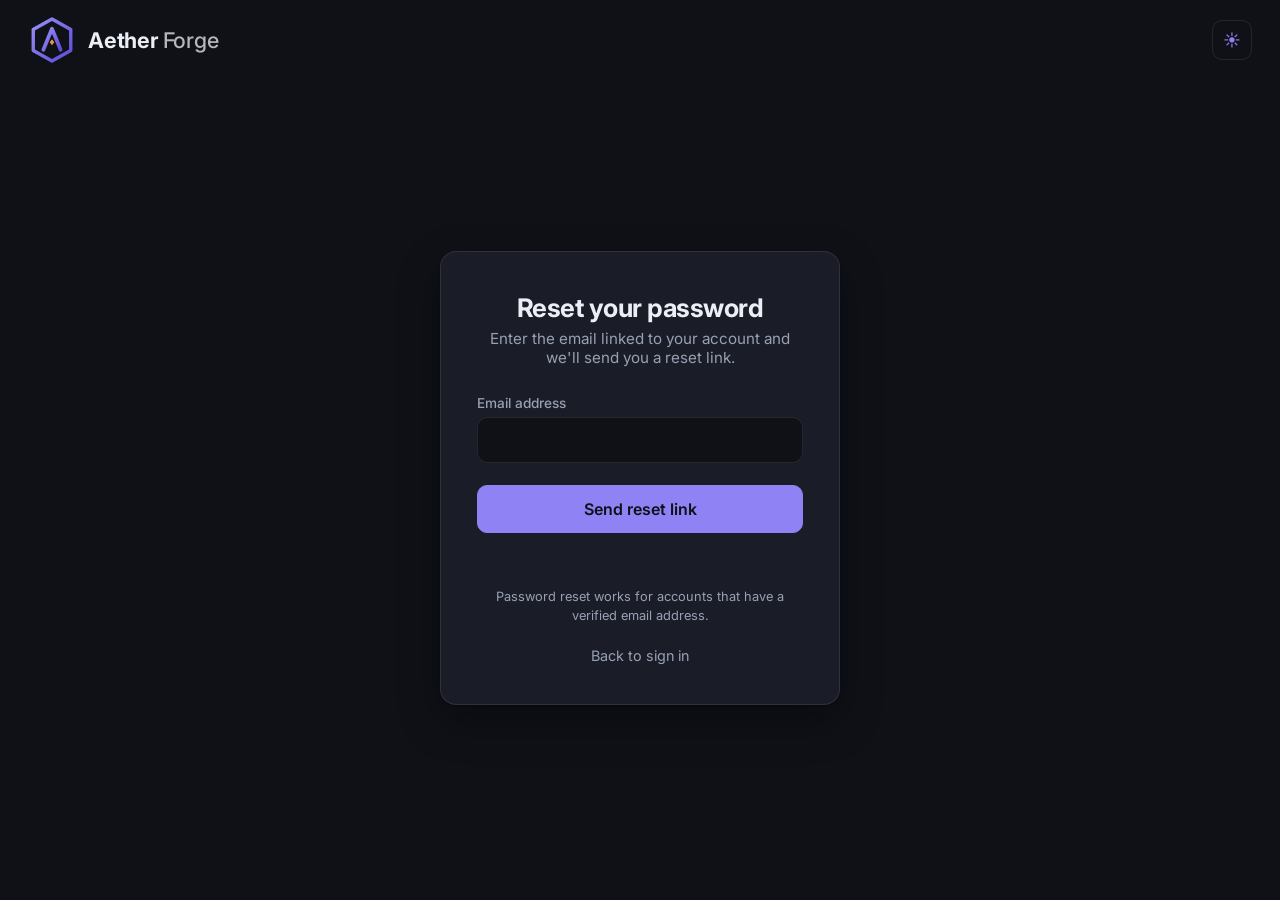
<file: forgot-password.html>
<!doctype html>
<html lang="en">
  <head>
    <meta charset="UTF-8" />
    <meta name="viewport" content="width=device-width, initial-scale=1.0" />
    <title>AETHER FORGE | Forgot password</title>
    <link rel="icon" type="image/svg+xml" href="logo.svg" />
    <script src="theme.js"></script>
    <style>
      * {
        box-sizing: border-box;
      }
      body {
        margin: 0;
        min-height: 100vh;
        background: var(--bg);
        color: var(--text);
        display: flex;
        flex-direction: column;
      }
      .auth-top {
        display: flex;
        justify-content: space-between;
        align-items: center;
        padding: 16px 28px;
      }
      .auth-top .logo-img {
        height: 56px;
        width: auto;
        display: block;
      }
      .auth-main {
        flex: 1;
        display: flex;
        justify-content: center;
        align-items: center;
        padding: 24px 16px 48px;
      }
      .auth-container {
        width: 100%;
        max-width: 400px;
        background: var(--surface);
        border: 1px solid var(--line);
        border-radius: 16px;
        padding: 40px 36px;
        box-shadow:
          0 1px 2px var(--shadow),
          0 16px 40px var(--shadow);
      }
      h2 {
        margin: 0 0 6px;
        font-size: 1.6rem;
        font-weight: 700;
        letter-spacing: -0.02em;
        text-align: center;
      }
      .subtitle {
        margin: 0 0 28px;
        text-align: center;
        color: var(--muted);
        font-size: 0.95rem;
      }
      .input-group {
        margin-bottom: 18px;
      }
      label {
        display: block;
        font-size: 0.85rem;
        font-weight: 500;
        color: var(--muted);
        margin-bottom: 6px;
      }
      input {
        width: 100%;
        padding: 12px 14px;
        background: var(--bg);
        border: 1px solid var(--line);
        color: var(--text);
        border-radius: 10px;
        outline: none;
        font-size: 1rem;
        transition:
          border-color 0.2s,
          box-shadow 0.2s;
      }
      input:focus {
        border-color: var(--accent);
        box-shadow: 0 0 0 3px rgba(var(--accent-rgb), 0.18);
      }
      .btn-auth {
        width: 100%;
        padding: 13px;
        margin-top: 4px;
        background: var(--accent);
        border: 1px solid var(--accent);
        color: var(--on-accent);
        font-size: 1rem;
        font-weight: 600;
        border-radius: 10px;
        cursor: pointer;
        transition:
          filter 0.2s,
          transform 0.2s,
          box-shadow 0.2s;
      }
      .btn-auth:hover {
        filter: brightness(1.08);
        transform: translateY(-1px);
        box-shadow: 0 8px 24px rgba(var(--accent-rgb), 0.25);
      }
      .toggle-text {
        margin-top: 22px;
        font-size: 0.9rem;
        color: var(--muted);
        display: block;
        text-decoration: none;
        text-align: center;
        transition: color 0.2s;
      }
      .toggle-text:hover {
        color: var(--accent);
      }
      #status-message {
        margin-top: 16px;
        font-size: 0.9rem;
        text-align: center;
        min-height: 20px;
      }
      #status-message.info {
        color: var(--muted);
      }
      #status-message.ok {
        color: var(--accent);
      }
      #status-message.err {
        color: var(--danger);
      }
      .google-divider {
        display: flex;
        align-items: center;
        gap: 12px;
        margin: 22px 0 18px;
        color: var(--muted);
        font-size: 0.85rem;
      }
      .google-divider::before,
      .google-divider::after {
        content: "";
        flex: 1;
        height: 1px;
        background: var(--line);
      }
      .google-button-wrapper {
        display: flex;
        justify-content: center;
        width: 100%;
      }
      .hint {
        margin: 18px 0 0;
        font-size: 0.8rem;
        color: var(--muted);
        text-align: center;
        line-height: 1.5;
      }
      .btn-auth:disabled {
        opacity: 0.6;
        cursor: not-allowed;
        transform: none;
        box-shadow: none;
      }
    </style>
    <link rel="stylesheet" href="theme.css" />
  </head>
  <body>
    <header class="auth-top">
      <a href="index.html" class="logo-block">
        <img src="logo.svg" alt="" class="logo-mark" /><span class="logo-text">Aether <b>Forge</b></span>
      </a>
      <button
        id="themeToggle"
        class="theme-toggle"
        type="button"
        aria-label="Toggle theme"
      >
        ☀️
      </button>
    </header>
    <main class="auth-main">
      <div class="auth-container">
        <h2>Reset your password</h2>
        <p class="subtitle">
          Enter the email linked to your account and we'll send you a reset
          link.
        </p>
        <form id="forgot-form">
          <div class="input-group">
            <label for="email">Email address</label>
            <input type="email" id="email" required autocomplete="email" />
          </div>
          <button type="submit" class="btn-auth" id="submit-btn">
            Send reset link
          </button>
        </form>

        <div id="status-message" class="info" role="status"></div>

        <p class="hint">
          Password reset works for accounts that have a verified email address.
        </p>

        <a href="login.html" class="toggle-text">Back to sign in</a>
      </div>
    </main>

    <script>
      const form = document.getElementById("forgot-form");
      const statusMessage = document.getElementById("status-message");
      const submitBtn = document.getElementById("submit-btn");

      function setStatus(kind, text) {
        statusMessage.className = kind;
        statusMessage.innerText = text;
      }

      // Stops repeated clicking: the button waits 60 seconds after a send
      function startCooldown(seconds) {
        let left = seconds;
        submitBtn.disabled = true;
        const timer = setInterval(() => {
          left -= 1;
          if (left <= 0) {
            clearInterval(timer);
            submitBtn.disabled = false;
            submitBtn.innerText = "Send reset link";
          } else {
            submitBtn.innerText = "Send again in " + left + "s";
          }
        }, 1000);
        submitBtn.innerText = "Send again in " + left + "s";
      }

      form.addEventListener("submit", async (e) => {
        e.preventDefault();
        const email = document.getElementById("email").value.trim();

        submitBtn.disabled = true;
        setStatus("info", "Sending...");

        try {
          const response = await fetch("/api/auth/forgot-password", {
            method: "POST",
            headers: { "Content-Type": "application/json" },
            body: JSON.stringify({ email }),
          });
          const data = await response.json();

          if (response.ok) {
            setStatus("ok", data.message);
            startCooldown(60);
          } else {
            setStatus("err", data.message || "Something went wrong.");
            submitBtn.disabled = false;
          }
        } catch (error) {
          setStatus("err", "Network error: server unreachable.");
          submitBtn.disabled = false;
        }
      });
    </script>
  </body>
</html>
</file>
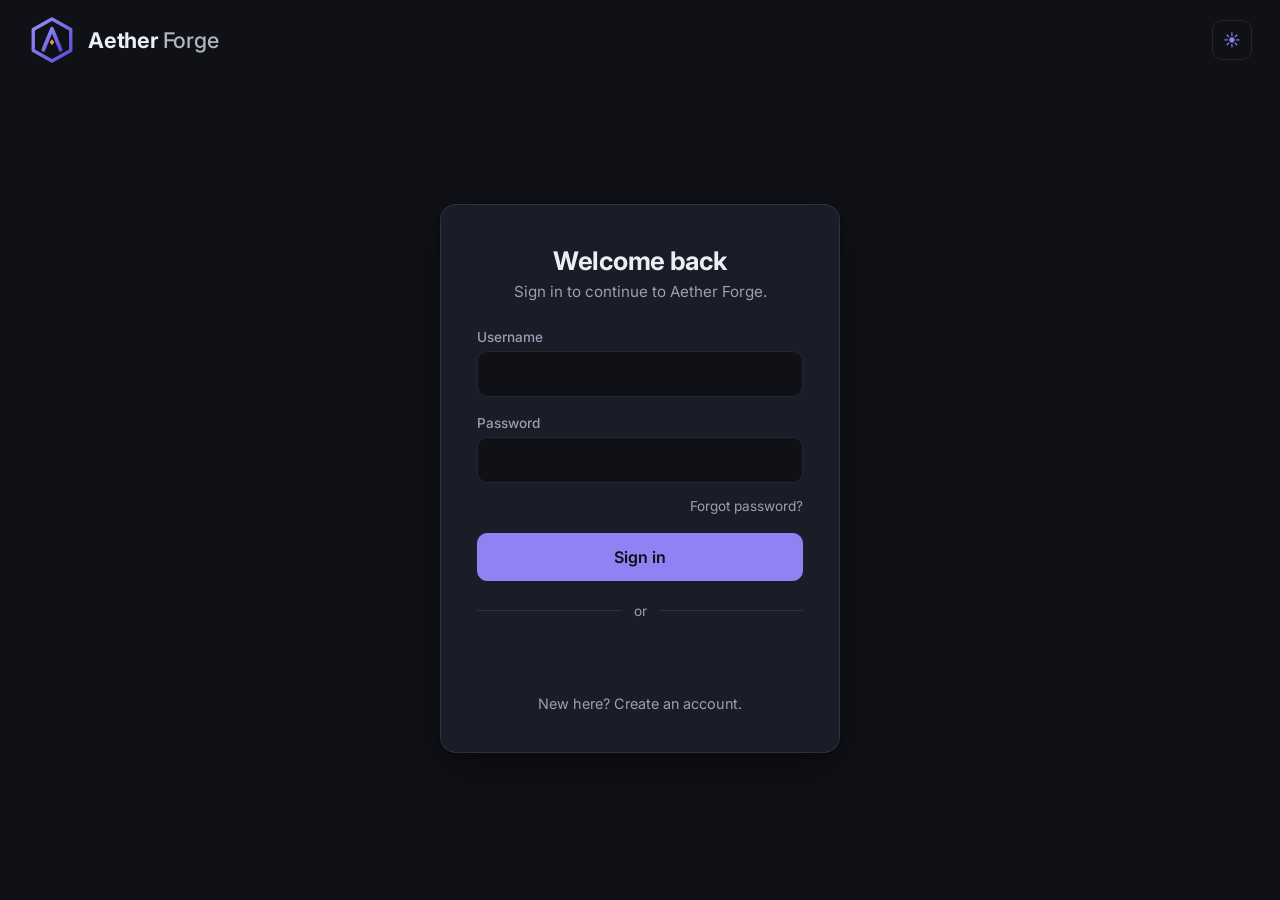
<file: login.html>
<!doctype html>
<html lang="en">
  <head>
    <meta charset="UTF-8" />
    <meta name="viewport" content="width=device-width, initial-scale=1.0" />
    <title>AETHER FORGE | Sign in</title>
    <link rel="icon" type="image/svg+xml" href="logo.svg" />
    <script src="theme.js"></script>
    <style>
      * {
        box-sizing: border-box;
      }
      body {
        margin: 0;
        min-height: 100vh;
        background: var(--bg);
        color: var(--text);
        display: flex;
        flex-direction: column;
      }
      .auth-top {
        display: flex;
        justify-content: space-between;
        align-items: center;
        padding: 16px 28px;
      }
      .auth-top .logo-img {
        height: 56px;
        width: auto;
        display: block;
      }
      .auth-main {
        flex: 1;
        display: flex;
        justify-content: center;
        align-items: center;
        padding: 24px 16px 48px;
      }
      .auth-container {
        width: 100%;
        max-width: 400px;
        background: var(--surface);
        border: 1px solid var(--line);
        border-radius: 16px;
        padding: 40px 36px;
        box-shadow:
          0 1px 2px var(--shadow),
          0 16px 40px var(--shadow);
      }
      h2 {
        margin: 0 0 6px;
        font-size: 1.6rem;
        font-weight: 700;
        letter-spacing: -0.02em;
        text-align: center;
      }
      .subtitle {
        margin: 0 0 28px;
        text-align: center;
        color: var(--muted);
        font-size: 0.95rem;
      }
      .input-group {
        margin-bottom: 18px;
      }
      label {
        display: block;
        font-size: 0.85rem;
        font-weight: 500;
        color: var(--muted);
        margin-bottom: 6px;
      }
      input {
        width: 100%;
        padding: 12px 14px;
        background: var(--bg);
        border: 1px solid var(--line);
        color: var(--text);
        border-radius: 10px;
        outline: none;
        font-size: 1rem;
        transition:
          border-color 0.2s,
          box-shadow 0.2s;
      }
      input:focus {
        border-color: var(--accent);
        box-shadow: 0 0 0 3px rgba(var(--accent-rgb), 0.18);
      }
      .btn-auth {
        width: 100%;
        padding: 13px;
        margin-top: 4px;
        background: var(--accent);
        border: 1px solid var(--accent);
        color: var(--on-accent);
        font-size: 1rem;
        font-weight: 600;
        border-radius: 10px;
        cursor: pointer;
        transition:
          filter 0.2s,
          transform 0.2s,
          box-shadow 0.2s;
      }
      .btn-auth:hover {
        filter: brightness(1.08);
        transform: translateY(-1px);
        box-shadow: 0 8px 24px rgba(var(--accent-rgb), 0.25);
      }
      .toggle-text {
        margin-top: 22px;
        font-size: 0.9rem;
        color: var(--muted);
        display: block;
        text-decoration: none;
        text-align: center;
        transition: color 0.2s;
      }
      .toggle-text:hover {
        color: var(--accent);
      }
      #status-message {
        margin-top: 16px;
        font-size: 0.9rem;
        text-align: center;
        min-height: 20px;
      }
      #status-message.info {
        color: var(--muted);
      }
      #status-message.ok {
        color: var(--accent);
      }
      #status-message.err {
        color: var(--danger);
      }
      .google-divider {
        display: flex;
        align-items: center;
        gap: 12px;
        margin: 22px 0 18px;
        color: var(--muted);
        font-size: 0.85rem;
      }
      .google-divider::before,
      .google-divider::after {
        content: "";
        flex: 1;
        height: 1px;
        background: var(--line);
      }
      .google-button-wrapper {
        display: flex;
        justify-content: center;
        width: 100%;
      }
      .forgot-row {
        text-align: right;
        margin: -6px 0 14px;
      }
      .forgot-link {
        font-size: 0.85rem;
        color: var(--muted);
        text-decoration: none;
      }
      .forgot-link:hover {
        color: var(--accent);
      }
    </style>
    <link rel="stylesheet" href="theme.css" />
    <script src="https://accounts.google.com/gsi/client" async defer></script>
  </head>
  <body>
    <header class="auth-top">
      <a href="index.html" class="logo-block">
        <img src="logo.svg" alt="" class="logo-mark" /><span class="logo-text">Aether <b>Forge</b></span>
      </a>
      <button
        id="themeToggle"
        class="theme-toggle"
        type="button"
        aria-label="Toggle theme"
      >
        ☀️
      </button>
    </header>
    <main class="auth-main">
      <div class="auth-container">
        <h2>Welcome back</h2>
        <p class="subtitle">Sign in to continue to Aether Forge.</p>
        <form id="login-form">
          <div class="input-group">
            <label for="username">Username</label>
            <input type="text" id="username" required autocomplete="username" />
          </div>
          <div class="input-group">
            <label for="password">Password</label>
            <input
              type="password"
              id="password"
              required
              autocomplete="current-password"
            />
          </div>
          <div class="forgot-row">
            <a href="forgot-password.html" class="forgot-link"
              >Forgot password?</a
            >
          </div>
          <button type="submit" class="btn-auth">Sign in</button>
        </form>

        <div class="google-divider">or</div>

        <div
          id="g_id_onload"
          data-client_id="4289670365-pnst1jj7smrabb5stc1emb4kfvfe57q7.apps.googleusercontent.com"
          data-callback="handleGoogleCredential"
          data-auto_prompt="false"
        ></div>
        <div class="google-button-wrapper">
          <div
            class="g_id_signin"
            data-type="standard"
            data-size="large"
            data-theme="outline"
            data-text="continue_with"
            data-shape="rectangular"
            data-logo_alignment="left"
          ></div>
        </div>

        <div id="status-message" class="info"></div>

        <a href="signup.html" class="toggle-text"
          >New here? Create an account.</a
        >
      </div>
    </main>

    <script>
      const loginForm = document.getElementById("login-form");
      const statusMessage = document.getElementById("status-message");

      function setStatus(kind, text) {
        statusMessage.className = kind;
        statusMessage.innerText = text;
      }

      loginForm.addEventListener("submit", async (e) => {
        e.preventDefault();
        const username = document.getElementById("username").value;
        const password = document.getElementById("password").value;
        setStatus("info", "Signing in...");

        try {
          const response = await fetch("/api/auth/login", {
            method: "POST",
            headers: { "Content-Type": "application/json" },
            credentials: "include",
            body: JSON.stringify({ username, password }),
          });
          const data = await response.json();
          if (response.ok) {
            setStatus("ok", "Signed in. Redirecting...");
            localStorage.setItem("stark_operative", username);
            setTimeout(() => (window.location.href = "index.html"), 1000);
          } else {
            setStatus("err", data.message || "Sign in failed.");
          }
        } catch (error) {
          setStatus("err", "Network error: server unreachable.");
        }
      });

      async function handleGoogleCredential(response) {
        setStatus("info", "Verifying Google account...");

        try {
          const result = await fetch("/api/auth/google", {
            method: "POST",
            headers: { "Content-Type": "application/json" },
            credentials: "include",
            body: JSON.stringify({ credential: response.credential }),
          });
          const data = await result.json();

          if (result.ok) {
            setStatus("ok", "Signed in. Redirecting...");
            localStorage.setItem("stark_operative", data.user.username);
            setTimeout(() => {
              window.location.href = "index.html";
            }, 1000);
          } else {
            setStatus("err", data.message || "Google sign in failed.");
          }
        } catch (error) {
          console.error("Google Login error:", error);
          setStatus("err", "Network error: server unreachable.");
        }
      }
    </script>
  </body>
</html>
</file>
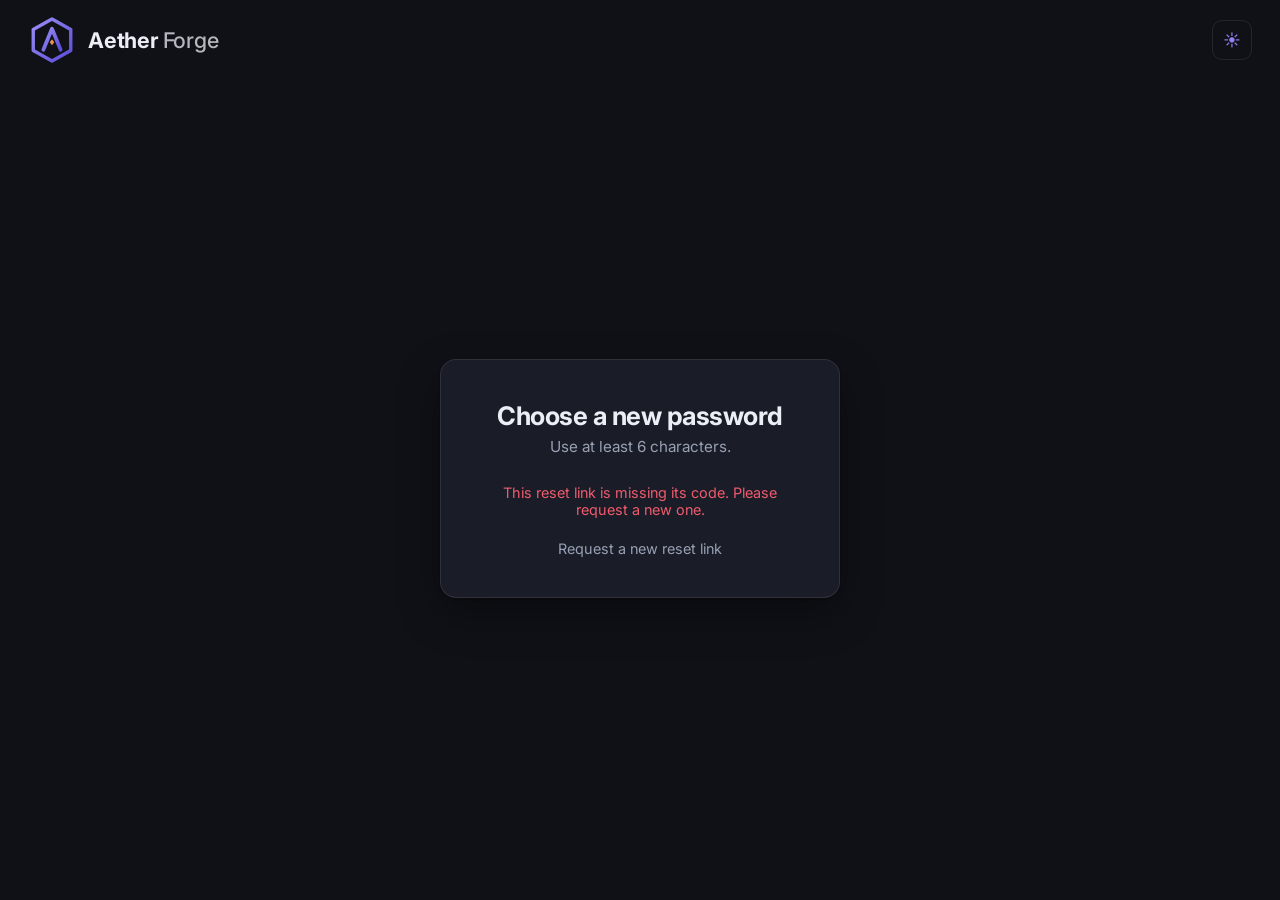
<file: reset-password.html>
<!doctype html>
<html lang="en">
  <head>
    <meta charset="UTF-8" />
    <meta name="referrer" content="no-referrer" />
    <meta name="viewport" content="width=device-width, initial-scale=1.0" />
    <title>AETHER FORGE | Reset password</title>
    <link rel="icon" type="image/svg+xml" href="logo.svg" />
    <script src="theme.js"></script>
    <style>
      * {
        box-sizing: border-box;
      }
      body {
        margin: 0;
        min-height: 100vh;
        background: var(--bg);
        color: var(--text);
        display: flex;
        flex-direction: column;
      }
      .auth-top {
        display: flex;
        justify-content: space-between;
        align-items: center;
        padding: 16px 28px;
      }
      .auth-top .logo-img {
        height: 56px;
        width: auto;
        display: block;
      }
      .auth-main {
        flex: 1;
        display: flex;
        justify-content: center;
        align-items: center;
        padding: 24px 16px 48px;
      }
      .auth-container {
        width: 100%;
        max-width: 400px;
        background: var(--surface);
        border: 1px solid var(--line);
        border-radius: 16px;
        padding: 40px 36px;
        box-shadow:
          0 1px 2px var(--shadow),
          0 16px 40px var(--shadow);
      }
      h2 {
        margin: 0 0 6px;
        font-size: 1.6rem;
        font-weight: 700;
        letter-spacing: -0.02em;
        text-align: center;
      }
      .subtitle {
        margin: 0 0 28px;
        text-align: center;
        color: var(--muted);
        font-size: 0.95rem;
      }
      .input-group {
        margin-bottom: 18px;
      }
      label {
        display: block;
        font-size: 0.85rem;
        font-weight: 500;
        color: var(--muted);
        margin-bottom: 6px;
      }
      input {
        width: 100%;
        padding: 12px 14px;
        background: var(--bg);
        border: 1px solid var(--line);
        color: var(--text);
        border-radius: 10px;
        outline: none;
        font-size: 1rem;
        transition:
          border-color 0.2s,
          box-shadow 0.2s;
      }
      input:focus {
        border-color: var(--accent);
        box-shadow: 0 0 0 3px rgba(var(--accent-rgb), 0.18);
      }
      .btn-auth {
        width: 100%;
        padding: 13px;
        margin-top: 4px;
        background: var(--accent);
        border: 1px solid var(--accent);
        color: var(--on-accent);
        font-size: 1rem;
        font-weight: 600;
        border-radius: 10px;
        cursor: pointer;
        transition:
          filter 0.2s,
          transform 0.2s,
          box-shadow 0.2s;
      }
      .btn-auth:hover {
        filter: brightness(1.08);
        transform: translateY(-1px);
        box-shadow: 0 8px 24px rgba(var(--accent-rgb), 0.25);
      }
      .toggle-text {
        margin-top: 22px;
        font-size: 0.9rem;
        color: var(--muted);
        display: block;
        text-decoration: none;
        text-align: center;
        transition: color 0.2s;
      }
      .toggle-text:hover {
        color: var(--accent);
      }
      #status-message {
        margin-top: 16px;
        font-size: 0.9rem;
        text-align: center;
        min-height: 20px;
      }
      #status-message.info {
        color: var(--muted);
      }
      #status-message.ok {
        color: var(--accent);
      }
      #status-message.err {
        color: var(--danger);
      }
      .google-divider {
        display: flex;
        align-items: center;
        gap: 12px;
        margin: 22px 0 18px;
        color: var(--muted);
        font-size: 0.85rem;
      }
      .google-divider::before,
      .google-divider::after {
        content: "";
        flex: 1;
        height: 1px;
        background: var(--line);
      }
      .google-button-wrapper {
        display: flex;
        justify-content: center;
        width: 100%;
      }
      .hint {
        margin: 18px 0 0;
        font-size: 0.8rem;
        color: var(--muted);
        text-align: center;
        line-height: 1.5;
      }
      .btn-auth:disabled {
        opacity: 0.6;
        cursor: not-allowed;
        transform: none;
        box-shadow: none;
      }
    </style>
    <link rel="stylesheet" href="theme.css" />
  </head>
  <body>
    <header class="auth-top">
      <a href="index.html" class="logo-block">
        <img src="logo.svg" alt="" class="logo-mark" /><span class="logo-text">Aether <b>Forge</b></span>
      </a>
      <button
        id="themeToggle"
        class="theme-toggle"
        type="button"
        aria-label="Toggle theme"
      >
        ☀️
      </button>
    </header>
    <main class="auth-main">
      <div class="auth-container">
        <h2>Choose a new password</h2>
        <p class="subtitle">Use at least 6 characters.</p>

        <form id="reset-form">
          <div class="input-group">
            <label for="password">New password</label>
            <input
              type="password"
              id="password"
              required
              minlength="6"
              autocomplete="new-password"
            />
          </div>
          <div class="input-group">
            <label for="confirm">Confirm new password</label>
            <input
              type="password"
              id="confirm"
              required
              minlength="6"
              autocomplete="new-password"
            />
          </div>
          <button type="submit" class="btn-auth" id="submit-btn">
            Reset password
          </button>
        </form>

        <div id="status-message" class="info" role="status"></div>

        <a href="login.html" class="toggle-text" id="back-link">
          Back to sign in
        </a>
      </div>
    </main>

    <script>
      const form = document.getElementById("reset-form");
      const statusMessage = document.getElementById("status-message");
      const submitBtn = document.getElementById("submit-btn");
      const backLink = document.getElementById("back-link");

      // Read the token from the link, then remove it from the address bar
      const token = new URLSearchParams(window.location.search).get("token");
      history.replaceState(null, "", window.location.pathname);

      function setStatus(kind, text) {
        statusMessage.className = kind;
        statusMessage.innerText = text;
      }

      function showExpired(message) {
        form.style.display = "none";
        setStatus("err", message);
        backLink.href = "forgot-password.html";
        backLink.innerText = "Request a new reset link";
      }

      if (!token) {
        showExpired(
          "This reset link is missing its code. Please request a new one.",
        );
      }

      form.addEventListener("submit", async (e) => {
        e.preventDefault();

        const password = document.getElementById("password").value;
        const confirm = document.getElementById("confirm").value;

        if (password.length < 6) {
          return setStatus(
            "err",
            "Password must contain at least 6 characters.",
          );
        }
        if (password !== confirm) {
          return setStatus("err", "The two passwords do not match.");
        }

        submitBtn.disabled = true;
        setStatus("info", "Saving your new password...");

        try {
          const response = await fetch("/api/auth/reset-password", {
            method: "POST",
            headers: { "Content-Type": "application/json" },
            body: JSON.stringify({ token, new_password: password }),
          });
          const data = await response.json();

          if (response.ok) {
            form.style.display = "none";
            setStatus("ok", data.message + " Redirecting to sign in...");
            setTimeout(() => (window.location.href = "login.html"), 2000);
          } else if (
            response.status === 400 &&
            /link/i.test(data.message || "")
          ) {
            showExpired(data.message);
          } else {
            setStatus("err", data.message || "Something went wrong.");
            submitBtn.disabled = false;
          }
        } catch (error) {
          setStatus("err", "Network error: server unreachable.");
          submitBtn.disabled = false;
        }
      });
    </script>
  </body>
</html>
</file>
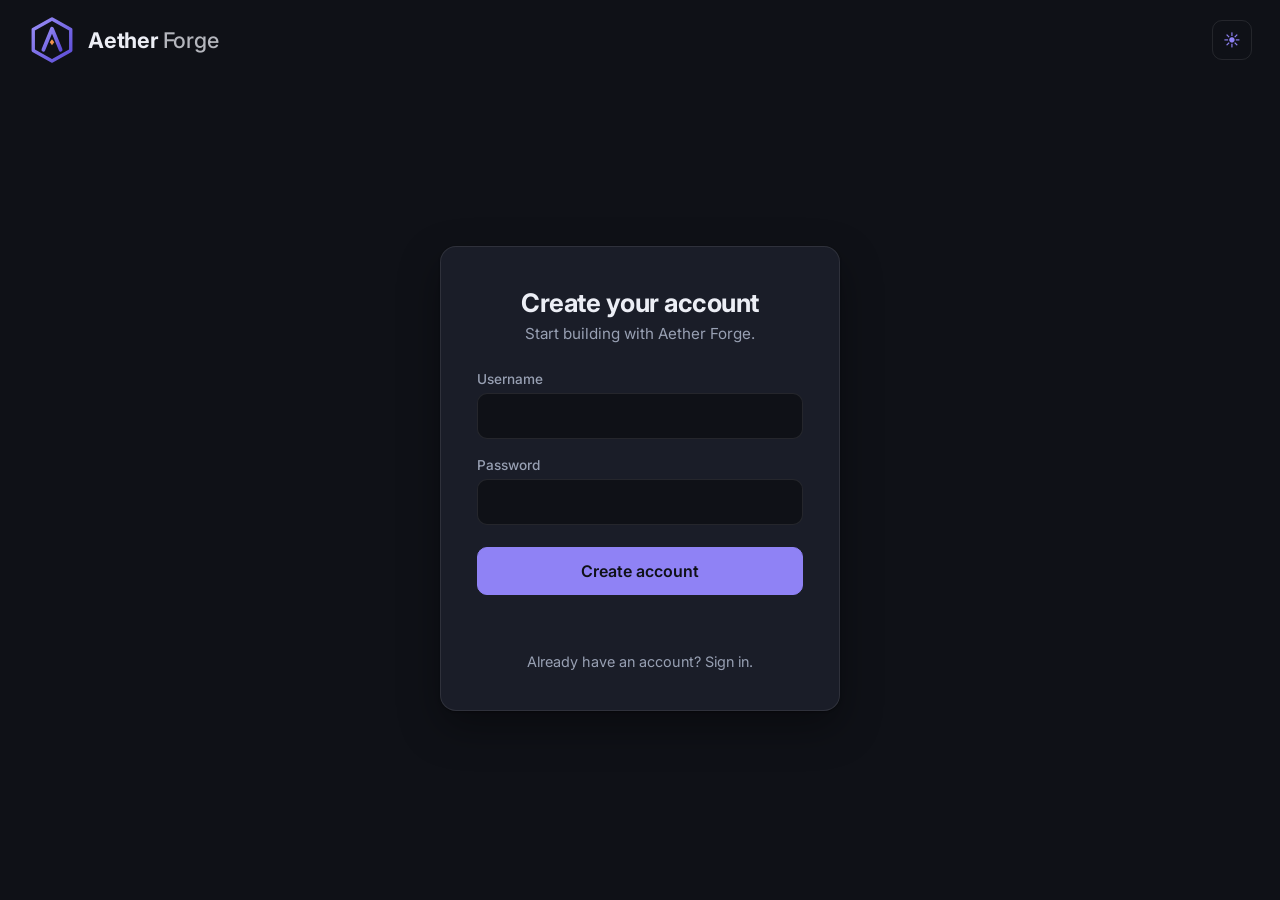
<file: signup.html>
<!doctype html>
<html lang="en">
  <head>
    <meta charset="UTF-8" />
    <meta name="viewport" content="width=device-width, initial-scale=1.0" />
    <title>AETHER FORGE | Sign up</title>
    <link rel="icon" type="image/svg+xml" href="logo.svg" />
    <script src="theme.js"></script>
    <style>
      * {
        box-sizing: border-box;
      }
      body {
        margin: 0;
        min-height: 100vh;
        background: var(--bg);
        color: var(--text);
        display: flex;
        flex-direction: column;
      }
      .auth-top {
        display: flex;
        justify-content: space-between;
        align-items: center;
        padding: 16px 28px;
      }
      .auth-top .logo-img {
        height: 56px;
        width: auto;
        display: block;
      }
      .auth-main {
        flex: 1;
        display: flex;
        justify-content: center;
        align-items: center;
        padding: 24px 16px 48px;
      }
      .auth-container {
        width: 100%;
        max-width: 400px;
        background: var(--surface);
        border: 1px solid var(--line);
        border-radius: 16px;
        padding: 40px 36px;
        box-shadow:
          0 1px 2px var(--shadow),
          0 16px 40px var(--shadow);
      }
      h2 {
        margin: 0 0 6px;
        font-size: 1.6rem;
        font-weight: 700;
        letter-spacing: -0.02em;
        text-align: center;
      }
      .subtitle {
        margin: 0 0 28px;
        text-align: center;
        color: var(--muted);
        font-size: 0.95rem;
      }
      .input-group {
        margin-bottom: 18px;
      }
      label {
        display: block;
        font-size: 0.85rem;
        font-weight: 500;
        color: var(--muted);
        margin-bottom: 6px;
      }
      input {
        width: 100%;
        padding: 12px 14px;
        background: var(--bg);
        border: 1px solid var(--line);
        color: var(--text);
        border-radius: 10px;
        outline: none;
        font-size: 1rem;
        transition:
          border-color 0.2s,
          box-shadow 0.2s;
      }
      input:focus {
        border-color: var(--accent);
        box-shadow: 0 0 0 3px rgba(var(--accent-rgb), 0.18);
      }
      .btn-auth {
        width: 100%;
        padding: 13px;
        margin-top: 4px;
        background: var(--accent);
        border: 1px solid var(--accent);
        color: var(--on-accent);
        font-size: 1rem;
        font-weight: 600;
        border-radius: 10px;
        cursor: pointer;
        transition:
          filter 0.2s,
          transform 0.2s,
          box-shadow 0.2s;
      }
      .btn-auth:hover {
        filter: brightness(1.08);
        transform: translateY(-1px);
        box-shadow: 0 8px 24px rgba(var(--accent-rgb), 0.25);
      }
      .toggle-text {
        margin-top: 22px;
        font-size: 0.9rem;
        color: var(--muted);
        display: block;
        text-decoration: none;
        text-align: center;
        transition: color 0.2s;
      }
      .toggle-text:hover {
        color: var(--accent);
      }
      #status-message {
        margin-top: 16px;
        font-size: 0.9rem;
        text-align: center;
        min-height: 20px;
      }
      #status-message.info {
        color: var(--muted);
      }
      #status-message.ok {
        color: var(--accent);
      }
      #status-message.err {
        color: var(--danger);
      }
      .google-divider {
        display: flex;
        align-items: center;
        gap: 12px;
        margin: 22px 0 18px;
        color: var(--muted);
        font-size: 0.85rem;
      }
      .google-divider::before,
      .google-divider::after {
        content: "";
        flex: 1;
        height: 1px;
        background: var(--line);
      }
      .google-button-wrapper {
        display: flex;
        justify-content: center;
        width: 100%;
      }
    </style>
    <link rel="stylesheet" href="theme.css" />
  </head>
  <body>
    <header class="auth-top">
      <a href="index.html" class="logo-block">
        <img src="logo.svg" alt="" class="logo-mark" /><span class="logo-text">Aether <b>Forge</b></span>
      </a>
      <button
        id="themeToggle"
        class="theme-toggle"
        type="button"
        aria-label="Toggle theme"
      >
        ☀️
      </button>
    </header>
    <main class="auth-main">
      <div class="auth-container">
        <h2>Create your account</h2>
        <p class="subtitle">Start building with Aether Forge.</p>
        <form id="register-form">
          <div class="input-group">
            <label for="username">Username</label>
            <input type="text" id="username" required autocomplete="username" />
          </div>
          <div class="input-group">
            <label for="password">Password</label>
            <input
              type="password"
              id="password"
              required
              autocomplete="new-password"
            />
          </div>
          <button type="submit" class="btn-auth">Create account</button>
        </form>
        <div id="status-message" class="info"></div>
        <a href="login.html" class="toggle-text"
          >Already have an account? Sign in.</a
        >
      </div>
    </main>

    <script>
      const registerForm = document.getElementById("register-form");
      const statusMessage = document.getElementById("status-message");

      function setStatus(kind, text) {
        statusMessage.className = kind;
        statusMessage.innerText = text;
      }

      registerForm.addEventListener("submit", async (e) => {
        e.preventDefault();
        const username = document.getElementById("username").value;
        const password = document.getElementById("password").value;
        setStatus("info", "Creating your account...");

        try {
          const response = await fetch("/api/auth/register", {
            method: "POST",
            headers: { "Content-Type": "application/json" },
            body: JSON.stringify({ username, password }),
          });
          const data = await response.json();
          if (response.ok) {
            setStatus("ok", "Account created. Redirecting to sign in...");
            setTimeout(() => (window.location.href = "login.html"), 1500);
          } else {
            setStatus("err", data.message || "Registration failed.");
          }
        } catch (error) {
          setStatus("err", "Network error: server unreachable.");
        }
      });
    </script>
  </body>
</html>
</file>
<file: theme.css>
@import url("https://fonts.googleapis.com/css2?family=Inter:wght@400;500;600;700&display=swap");

/* ===== DARK (default): charcoal + muted violet ===== */
:root {
  --bg: #0f1117;
  --panel: #161922;
  --surface: #1a1d28;
  --surface-2: #212536;
  --nav-bg: rgba(15, 17, 23, 0.85);
  --line: rgba(255, 255, 255, 0.09);
  --accent: #8f82f5;
  --accent-rgb: 143, 130, 245;
  --accent-2: #e8833a;
  --accent-2-rgb: 232, 131, 58;
  --text: #eceef5;
  --muted: #98a0b3;
  --on-accent: #0f1117;
  --danger: #ef5b6d;
  --danger-rgb: 239, 91, 109;
  --shadow: rgba(0, 0, 0, 0.35);
  --overlay: rgba(5, 6, 10, 0.7);
}

/* ===== LIGHT ===== */
html[data-theme="light"] {
  --bg: #f7f8fb;
  --panel: #ffffff;
  --surface: #ffffff;
  --surface-2: #f0f2f7;
  --nav-bg: rgba(247, 248, 251, 0.88);
  --line: rgba(15, 23, 42, 0.1);
  --accent: #5b4bd6;
  --accent-rgb: 91, 75, 214;
  --accent-2: #c2570f;
  --accent-2-rgb: 194, 87, 15;
  --text: #141827;
  --muted: #5d6579;
  --on-accent: #ffffff;
  --danger: #c62a3f;
  --danger-rgb: 198, 42, 63;
  --shadow: rgba(20, 24, 39, 0.1);
  --overlay: rgba(20, 24, 39, 0.4);
}

/* ===== THEME TOGGLE BUTTON ===== */
.theme-toggle {
  width: 40px;
  height: 40px;
  border: 1px solid var(--line);
  border-radius: 10px;
  background: transparent;
  color: var(--accent);
  font-size: 1.05rem;
  cursor: pointer;
  transition: 0.2s;
}
.theme-toggle:hover {
  border-color: var(--accent);
}

/* ===== PROFESSIONAL POLISH (shared by all pages) ===== */

/* Font */
* {
  font-family:
    "Inter",
    "Segoe UI",
    system-ui,
    -apple-system,
    sans-serif;
}

/* Remove the neon grid and glow backgrounds */
.grid-container,
.moving-grid {
  display: none !important;
}
body::before,
body::after {
  display: none !important;
}

/* Logo and navigation: no glow, no all-caps */
.logo-img,
.logo-block:hover .logo-img {
  filter: none;
}
.nav-link,
.btn-nav-login,
.btn-nav-register,
.btn-nav-logout,
.operative-badge {
  text-transform: none;
  letter-spacing: 0.2px;
}
.nav-link {
  font-weight: 500;
}
.nav-link.active {
  text-shadow: none;
}
.nav-link::after,
.nav-link:after {
  box-shadow: none;
}

/* Headings: normal case, tight spacing, no glow */
h1,
.page-header h1 {
  text-transform: none;
  letter-spacing: -0.02em;
  text-shadow: none;
  font-weight: 700;
}
.page-header p,
.projects-title,
.project-count,
.feature-title,
.empty-projects h3,
.empty-projects p,
.project-name,
.project-date,
.preview span,
.splash-typewriter {
  text-transform: none;
  letter-spacing: 0.2px;
  text-shadow: none;
}

/* Buttons: solid, calm, no glow */
.btn-launch,
.create-project-btn,
.project-btn {
  text-transform: none;
  letter-spacing: 0.2px;
  font-weight: 600;
  border-radius: 10px;
}
.btn-launch {
  padding: 14px 30px;
  font-size: 1rem;
  background: var(--accent);
  color: var(--on-accent);
  border: 1px solid var(--accent);
}
.btn-launch:hover {
  background: var(--accent);
  color: var(--on-accent);
  filter: brightness(1.08);
  transform: translateY(-1px);
  box-shadow: 0 8px 24px rgba(var(--accent-rgb), 0.25);
}
.btn:hover,
.btn-nav-register:hover,
.btn-nav-logout:hover,
.create-project-btn:hover {
  box-shadow: none;
}

/* Cards and popups: soft shadows instead of glow */
.asset,
.project-card,
.feature-card,
.modal {
  border-radius: 14px;
}
.asset {
  box-shadow:
    0 1px 2px var(--shadow),
    0 8px 24px var(--shadow);
}
.modal {
  box-shadow: 0 24px 60px var(--shadow);
}
.project-card:hover,
.feature-card:hover {
  box-shadow: 0 12px 30px var(--shadow);
}

/* Focus ring on inputs */
input:focus,
textarea:focus,
select:focus {
  box-shadow: 0 0 0 3px rgba(var(--accent-rgb), 0.18);
}

/* Splash screen glow */
.forge-wireframe,
.constructor-data {
  filter: none !important;
}

.loading-projects {
  text-transform: none;
  letter-spacing: 0.2px;
}

/* ===== LOGO (SVG mark + text wordmark, follows the theme) ===== */
.logo-block {
  display: flex;
  align-items: center;
  gap: 12px;
  text-decoration: none;
}
.logo-mark {
  height: 48px;
  width: 48px;
  display: block;
  transition: transform 0.3s ease;
}
.logo-block:hover .logo-mark {
  transform: scale(1.05);
}
.logo-text {
  color: var(--text);
  font-weight: 700;
  font-size: 1.35rem;
  letter-spacing: -0.01em;
  white-space: nowrap;
}
.logo-text b {
  font-weight: 500;
  opacity: 0.75;
}
@media (max-width: 768px) {
  .logo-mark {
    height: 40px;
    width: 40px;
  }
  .logo-text {
    font-size: 1.15rem;
  }
}
</file>
